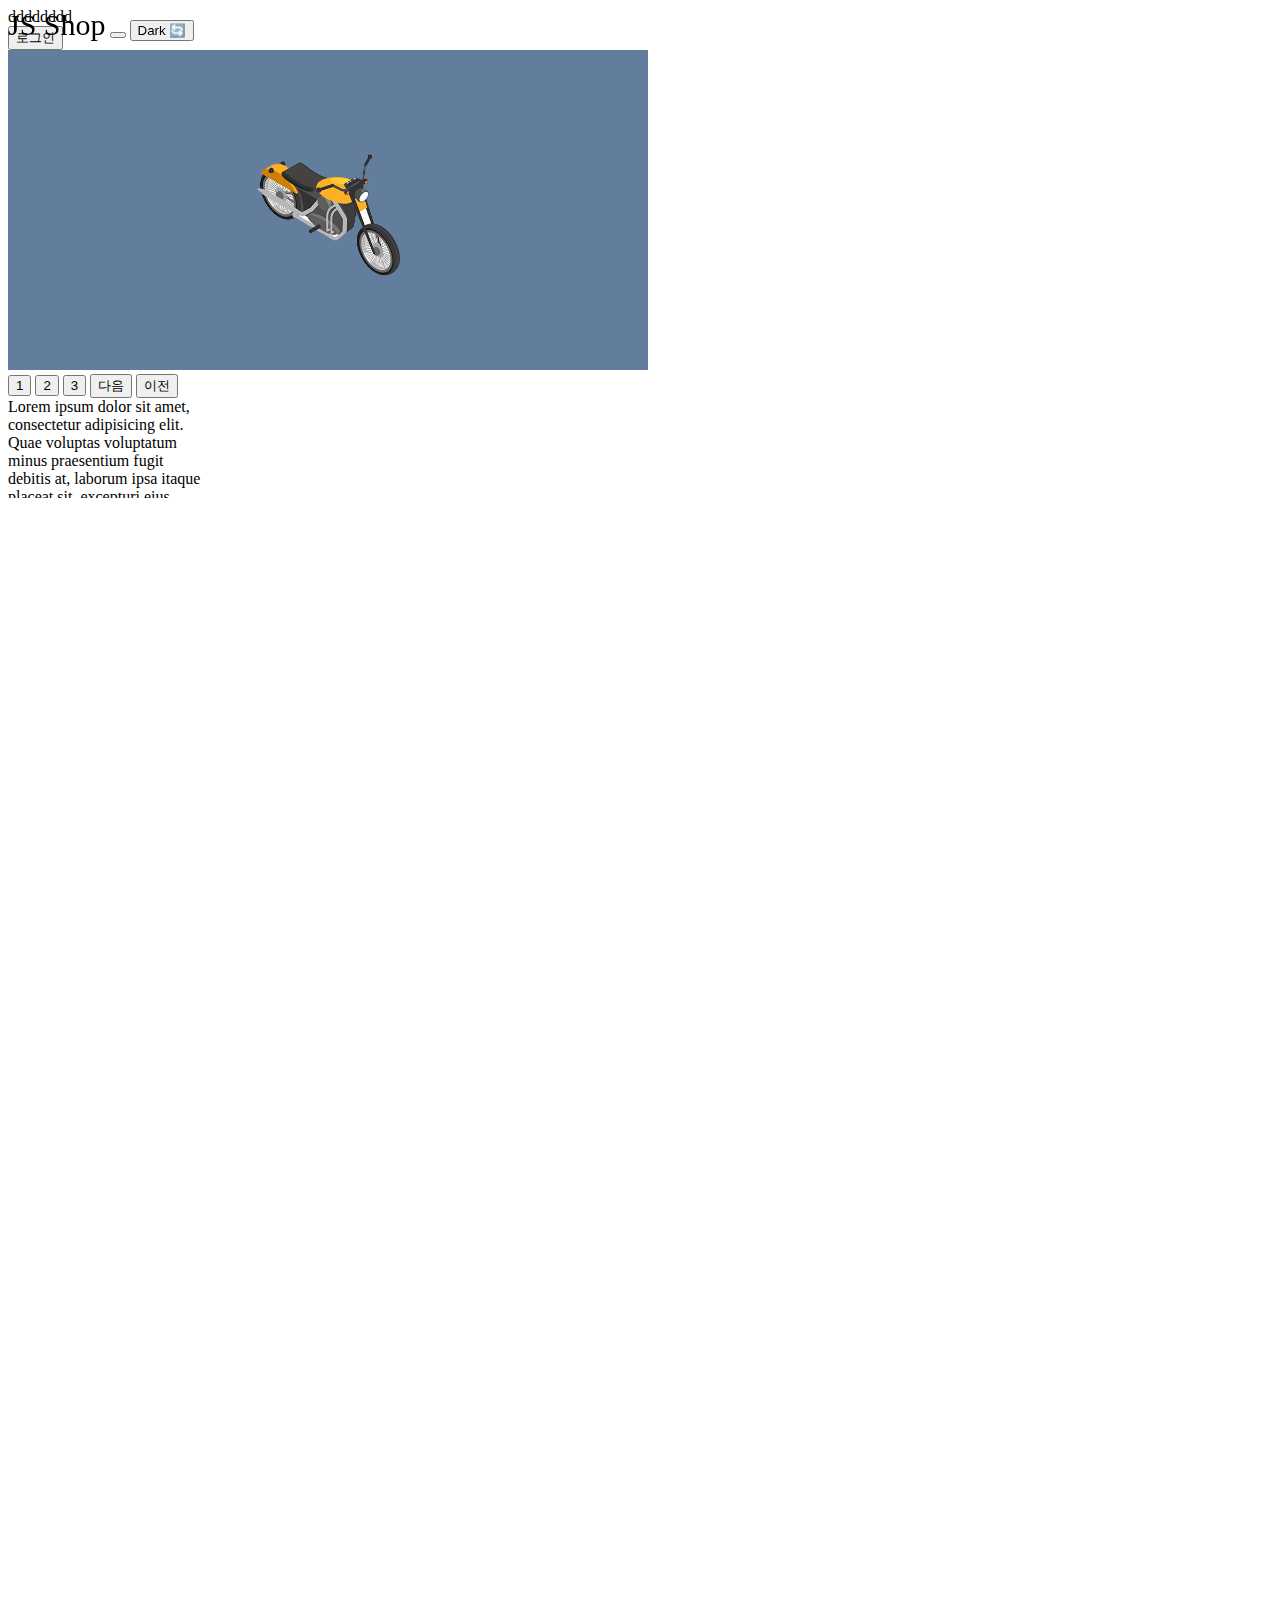
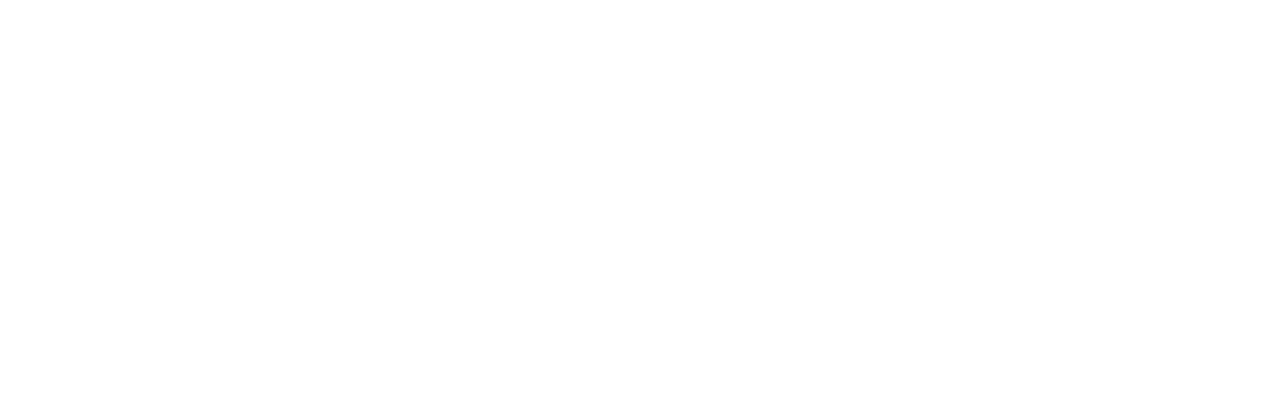
<file: js/index.html>
<!DOCTYPE html>
<html lang="en">
<head>
    <meta charset="UTF-8">
    <meta http-equiv="X-UA-Compatible" content="IE=edge">
    <meta name="viewport" content="width=device-width, initial-scale=1.0">
    <title>Document</title>
    <link href="https://cdn.jsdelivr.net/npm/bootstrap@5.3.0-alpha1/dist/css/bootstrap.min.css" rel="stylesheet" integrity="sha384-GLhlTQ8iRABdZLl6O3oVMWSktQOp6b7In1Zl3/Jr59b6EGGoI1aFkw7cmDA6j6gD" crossorigin="anonymous">
    <link rel="stylesheet" href="main.css">
    <script src="https://code.jquery.com/jquery-3.6.3.min.js" integrity="sha256-pvPw+upLPUjgMXY0G+8O0xUf+/Im1MZjXxxgOcBQBXU=" crossorigin="anonymous"></script>
</head>
<body>

    <nav class="navbar navbar-light bg-light">
        <div class="container-fluid">
            <span class="navbar-brand">JS Shop</span>
            <button class="navbar-toggler" type="button">
            <span class="navbar-toggler-icon"></span>
            </button>
            <button class="badge bg-dark">Dark 🔄</button>
        </div>
    </nav> 

    <div id = 'progress-bar'>dddddddd</div>

    <script>
        window.addEventListener('scroll', function(){
            
            if(window.scrollY >= 100){
                $('.navbar-brand').css('font-size', '20px');
            }else if(window.scrollY < 100){
                $('.navbar-brand').css('font-size', '30px');
            }
        });

    </script>





    <ul class="list-group">
        <li class="list-group-item">An item</li>
        <li class="list-group-item">A second item</li>
        <li class="list-group-item">A third item</li>
        <li class="list-group-item">A fourth item</li>
        <li class="list-group-item">And a fifth one</li>
    </ul>

    <button id="login">로그인</button>



    <div class="black-bg">
        <div class="white-bg">
          <h4>로그인하세요</h4>
          <form action="success.html">
            <div class="my-3">
              <input type="text" class="form-control" id="email">
             </div>
             <div class="my-3">
               <input type="password" class="form-control" id="pw">
             </div>
             <button type="submit" class="btn btn-primary" id="send">전송</button>
             <button type="button" class="btn btn-danger" id="close">닫기</button>
          </form> 
        </div>
    </div> 

    <script>
        $('.black-bg').on('click', function(e){
            console.log(e.target);
            console.log(document.querySelector('.black-bg'));
            if(e.target == document.querySelector('.black-bg')){
                document.querySelector('.black-bg').classList.remove('modal');
            }
        })
    </script>


    <div style="overflow: hidden">
        <div class="slide-container">
          <div class="slide-box">
            <img src="car1.png">
          </div>
          <div class="slide-box">
            <img src="car2.png">
          </div>
          <div class="slide-box">
            <img src="car3.png">
          </div>
        </div>
     </div> 

     <button class="slide-1">1</button>
     <button class="slide-2">2</button>
     <button class="slide-3">3</button>
     <button class="next">다음</button>
     <button class="previous">이전</button>


    <div class="lorem" style="width: 200px; height: 100px; overflow-y: scroll">
        Lorem ipsum dolor sit amet, consectetur adipisicing elit. Quae voluptas voluptatum minus praesentium fugit debitis at, laborum ipsa itaque placeat sit, excepturi eius. Nostrum perspiciatis, eligendi quae consectetur praesentium exercitationem.
    </div>

    <script>
        $('.lorem').on('scroll', function(){
            var 스크롤양 = document.querySelector('.lorem').scrollTop;
            var 실제높이 = document.querySelector('.lorem').scrollHeight;
            var 눈에보이는높이 = document.querySelector('.lorem').clientHeight;
            if((스크롤양 + 눈에보이는높이) >= 실제높이){
                alert('약관끝');
            }
        })


    </script>
     






     <div style="height: 1500px;"></div>
    <script>
        var current = 1;
        $('.next').on('click',function(){
            if(current == 1){
                $('.slide-container').css('transform', 'translateX(-100vw)');
                current++;
            }else if(current == 2){
                $('.slide-container').css('transform', 'translateX(-200vw)');
                current++;
            }
                        
        });

        
        $('.previous').on('click',function(){
            if(current == 2){
                $('.slide-container').css('transform', 'translateX(0vw)');
                current--;
            }else if(current == 3){
                $('.slide-container').css('transform', 'translateX(-100vw)');
                current--;
            }
            
            
        });

        $('.slide-1').on('click', function() {
            $('.slide-container').css('transform', 'translateX(0vw)');
            current = 1;
        });

        $('.slide-2').on('click', function() {
            $('.slide-container').css('transform', 'translateX(-100vw)');
            current = 2;
        });
        $('.slide-3').on('click', function() {
            $('.slide-container').css('transform', 'translateX(-200vw)');
            current = 3;
        });





        var count = 0;
        
        $('.badge').on('click',function(){
            
            count++;
            if(count % 2 == 1){
                $('.badge').html('Light 🔄');
            }else{
                $('.badge').html('Dark 🔄');
            }
        });


        function threeSixNine(a){
            if(a % 3 == 0 && a % 9 == 0){
                console.log('박수박수');
            }
            else if(a % 3 == 0){
                console.log('박수')
            }
            else{
                console.log('통과');
            }
        }


        function exam(base, law){
            if(base >= 40 && law >= 40 && base+law >= 120){
                console.log('pass');
            }else if(base <= 40 || law <= 40 || base+law <= 120){
                console.log('fail');
            }
            // if(isNaN(base) || isNaN(law)){
            //     alert('don\'t joke');
            // }
        }





        
        
        $('form').on('submit', function(e){
            var value = $('#email').val();
            if ($('#email').val() == '') {
                e.preventDefault();
                alert('아이디 입력하쇼');
            } 
            if(!/\S+@\S+\.\S+/.test(value)){
                alert('이메일 아님');
                e.preventDefault();
                
            }

            if (document.getElementById('pw').value == ''){
                e.preventDefault();
                alert('비번 입력하쇼')
            }
            if(!/[A-Z]/.test(value)){
                e.preventDefault();
                alert('비번에 대문자 입력하쇼');
            }

            var length = document.getElementById('pw').value.length;
            if (length < 6){
                e.preventDefault();
                alert('왜케 비번이 짧음?')
            }


        });

        document.getElementById('email').addEventListener('change',function(){

        });



        $('.navbar-toggler').on('click', 
        function(){
            $('.list-group').toggleClass('show');
        });

        $('#login').on('click', function(){
            $('.black-bg').addClass('modal');
        });

        $('#close').on('click', function(){
            $('.black-bg').css('display', 'none');
        });



    </script>





<script src="https://cdn.jsdelivr.net/npm/bootstrap@5.3.0-alpha1/dist/js/bootstrap.bundle.min.js" integrity="sha384-w76AqPfDkMBDXo30jS1Sgez6pr3x5MlQ1ZAGC+nuZB+EYdgRZgiwxhTBTkF7CXvN" crossorigin="anonymous"></script>
</body>
</html>
</file>
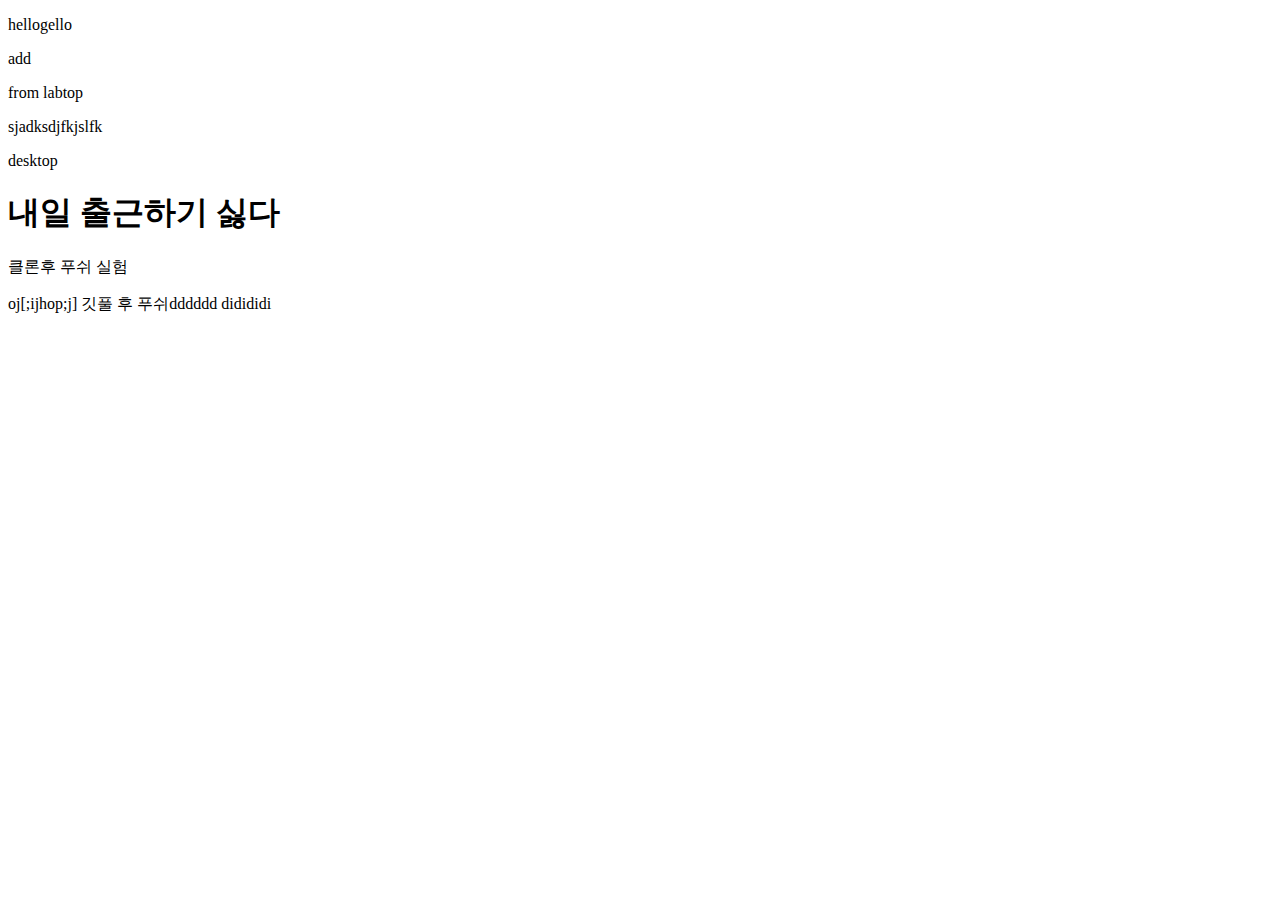
<file: test.html>
<!DOCTYPE html>
<html lang="en">
<head>
    <meta charset="UTF-8">
    <meta http-equiv="X-UA-Compatible" content="IE=edge">
    <meta name="viewport" content="width=device-width, initial-scale=1.0">
    <title>Document</title>
</head>
<body>
    <p>hellogello</p>
    <p>add</p>
    <p>from labtop</p>
    <p>sjadksdjfkjslfk</p>
    <p>desktop</p>
    <h1>내일 출근하기 싫다</h1>
    <p>클론후 푸쉬 실험</p>
    oj[;ijhop;j]
    깃풀 후 푸쉬dddddd
    didididi
</body>
</html>
</file>
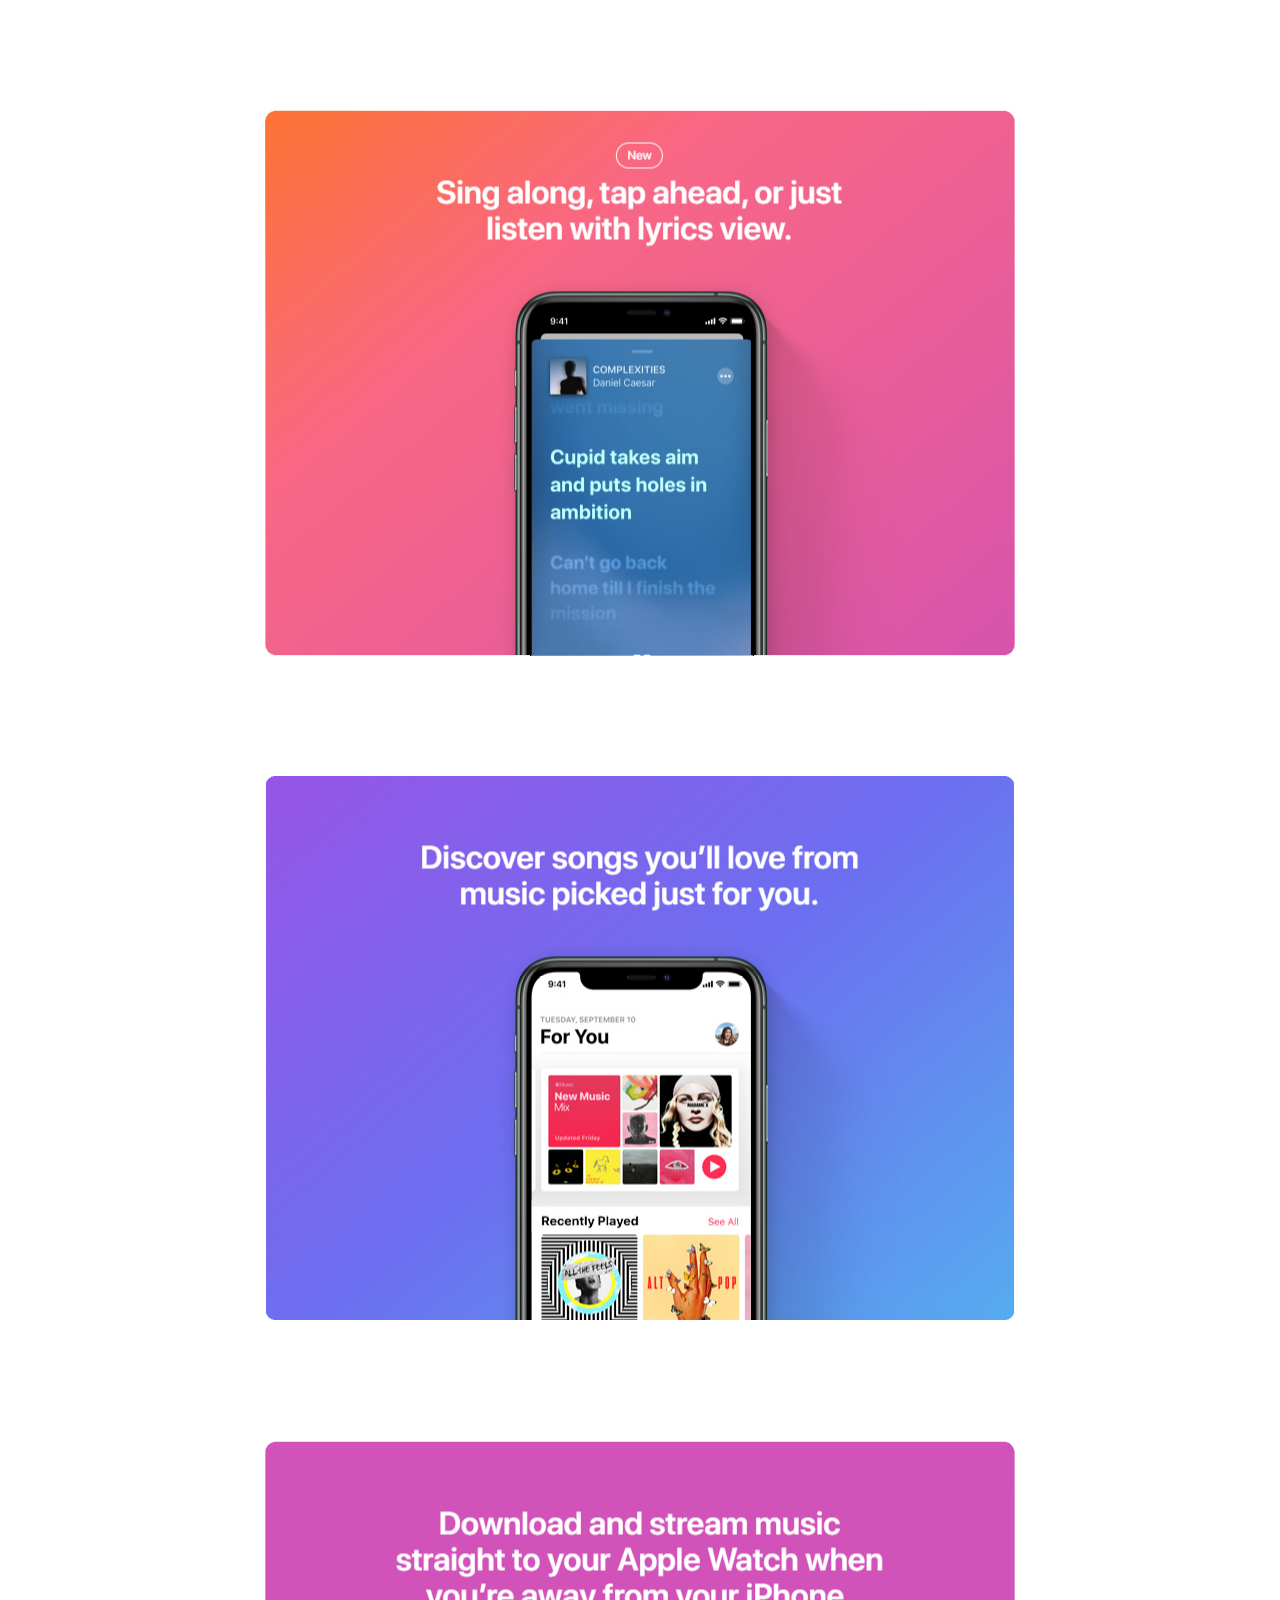
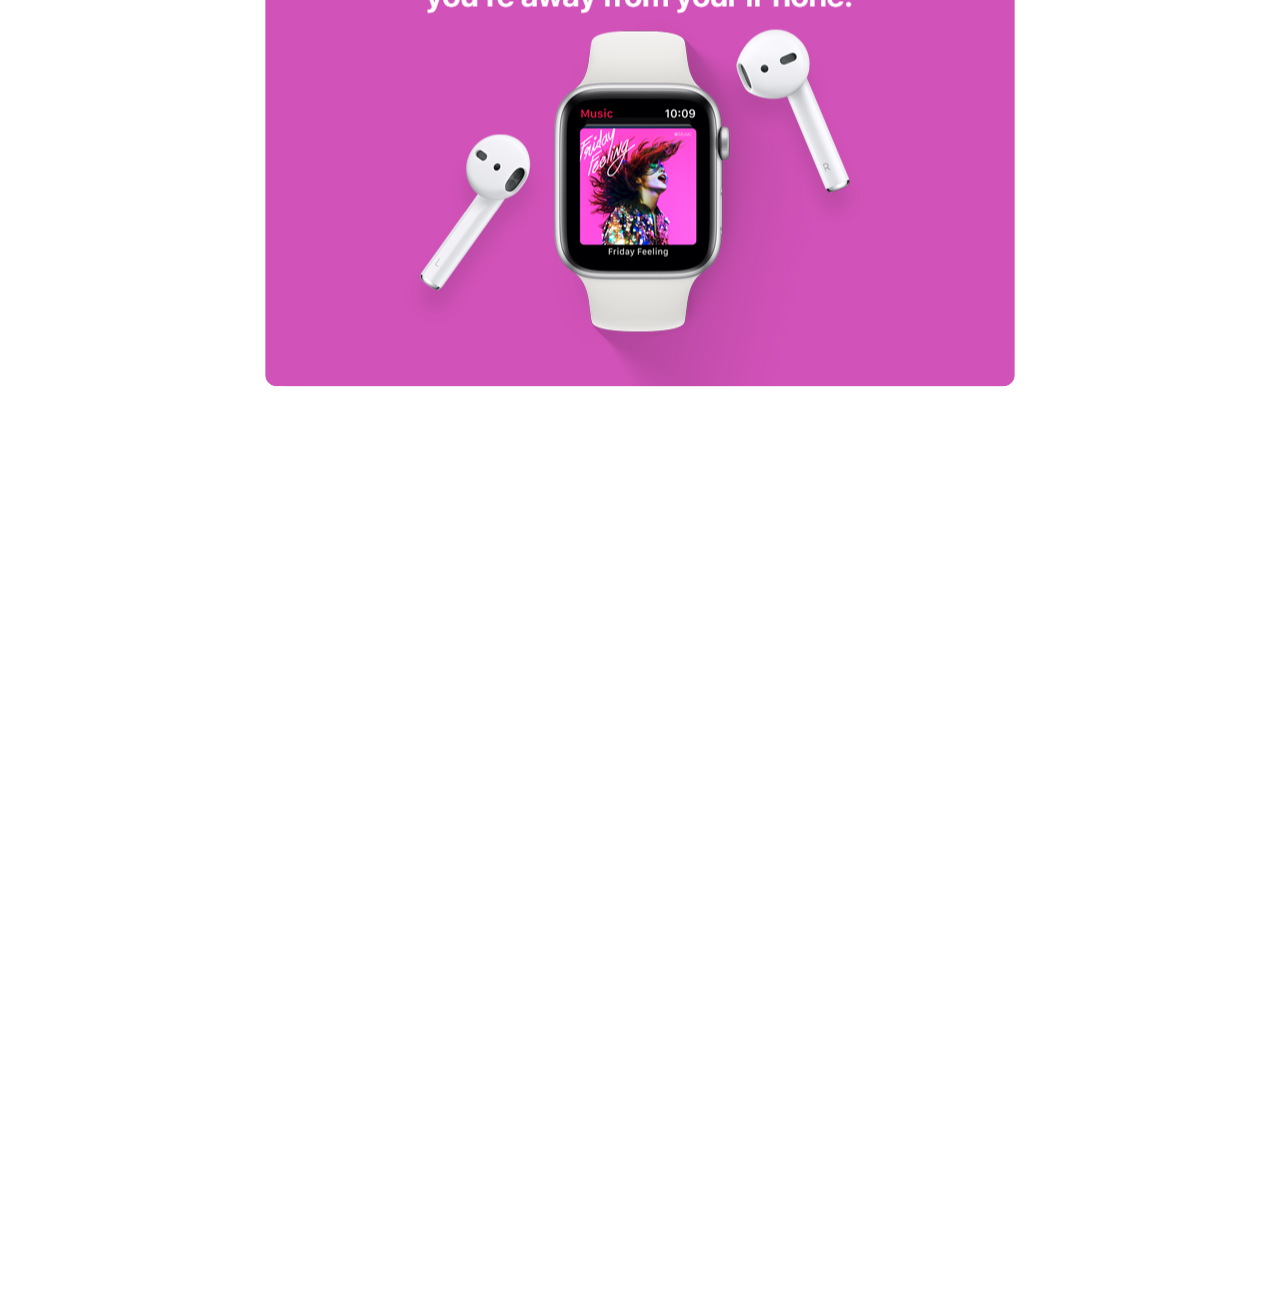
<file: js/card.html>
<!DOCTYPE html>
<html lang="en">
<head>
    <meta charset="UTF-8">
    <meta http-equiv="X-UA-Compatible" content="IE=edge">
    <meta name="viewport" content="width=device-width, initial-scale=1.0">
    <script src="https://code.jquery.com/jquery-3.6.3.min.js" integrity="sha256-pvPw+upLPUjgMXY0G+8O0xUf+/Im1MZjXxxgOcBQBXU=" crossorigin="anonymous"></script>
    <link href="main_card.css" rel="stylesheet">
    <title>Document</title>
</head>
<body>
    
    <div class="card-background">
        
        <div class="card-box">
            <img src="card1.png">
        </div>
        <div class="card-box">
            <img src="card2.png">
        </div>
        <div class="card-box">
            <img src="card3.png">
        </div>

    </div>

    <script>

        $(window).scroll(function(){ // when I scroll this function works
            var height = $(window).scrollTop(); // height of scroll
            console.log(height);
            var y = (-1/530) * height + 665/530; //135 opacity: 1; 665 opacity: 0;
            $(".card-box").eq(0).css('opacity', y);
            var x = (-1/5300) * height + 5301/5300;
            $(".card-box").eq(0).css('transform', `scale(${x})`);

            var z = (-1/560) * height + 1360/560; //800 opacity: 1; 1360 opacity: 0;
            $(".card-box").eq(1).css('opacity', z);
            var w = (-1/5600) * height + 6400/5600;
            $(".card-box").eq(1).css('transform', `scale(${w})`);

        });

       


    </script>

</body>
</html>
</file>
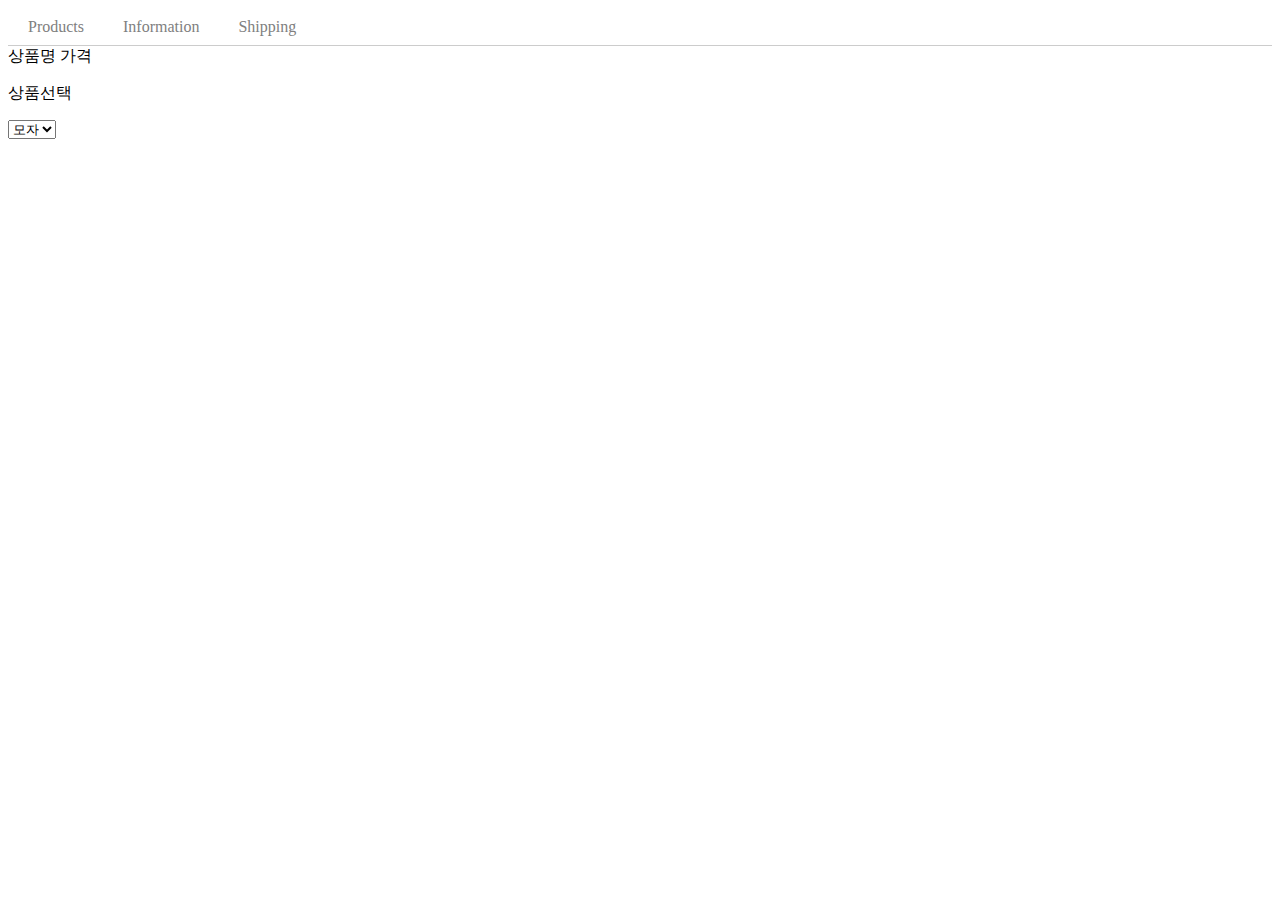
<file: js/detail.html>
<!DOCTYPE html>
<html lang="en">
<head>
    <meta charset="UTF-8">
    <meta http-equiv="X-UA-Compatible" content="IE=edge">
    <meta name="viewport" content="width=device-width, initial-scale=1.0">
    <title>Document</title>
    <link href="https://cdn.jsdelivr.net/npm/bootstrap@5.3.0-alpha1/dist/css/bootstrap.min.css" rel="stylesheet" integrity="sha384-GLhlTQ8iRABdZLl6O3oVMWSktQOp6b7In1Zl3/Jr59b6EGGoI1aFkw7cmDA6j6gD" crossorigin="anonymous">
    <link rel="stylesheet" href="main.css">
    <script src="https://code.jquery.com/jquery-3.6.3.min.js" integrity="sha256-pvPw+upLPUjgMXY0G+8O0xUf+/Im1MZjXxxgOcBQBXU=" crossorigin="anonymous"></script>
</head>
<body>
    <style>
        ul.list {
          list-style-type: none;
          margin: 0;
          padding: 0;
          border-bottom: 1px solid #ccc;
        }
        ul.list::after {
          content: '';
          display: block;
          clear: both;
        }
        .tab-button {
          display: block;
          padding: 10px 20px 10px 20px;
          float: left;
          margin-right: -1px;
          margin-bottom: -1px;
          color: grey;
          text-decoration: none;
          cursor: pointer;
        }
        .orange {
          border-top: 2px solid orange;
          border-right: 1px solid #ccc;
          border-bottom: 1px solid white;
          border-left: 1px solid #ccc;
          color: black;
          margin-top: -2px;
        }
        .tab-content {
          display: none;
          padding: 10px;
        }
        .show {
          display: block;
        }
      </style>
      
      <div class="container mt-5">
        <ul class="list">
          <li class="tab-button">Products</li>
          <li class="tab-button">Information</li>
          <li class="tab-button">Shipping</li>
        </ul>
        <div class="tab-content">
          <p>상품설명입니다. Product</p>
        </div>
        <div class="tab-content">
          <p>스펙설명입니다. Information</p>
        </div>
        <div class="tab-content">
          <p>배송정보입니다. Shipping</p>
        </div>
      </div> 

      <div class="container mt-3">
        <div class="card p-3">
          <span id="name">상품명</span>
          <span id="price">가격</span>
        </div>
      </div> 

      <form class="container my-5 form-group">
        <p>상품선택</p>
        <select class="form-select mt-2">
          <option>모자</option>
          <option>셔츠</option>
          <option>바지</option>
        </select>
        <select class="form-select mt-2 form-hide">

        </select>
    </form>

    <div id="test">


    </div>

      <script src="tab.js"></script>






<script src="https://cdn.jsdelivr.net/npm/bootstrap@5.3.0-alpha1/dist/js/bootstrap.bundle.min.js" integrity="sha384-w76AqPfDkMBDXo30jS1Sgez6pr3x5MlQ1ZAGC+nuZB+EYdgRZgiwxhTBTkF7CXvN" crossorigin="anonymous"></script>
</body>
</html>
</file>
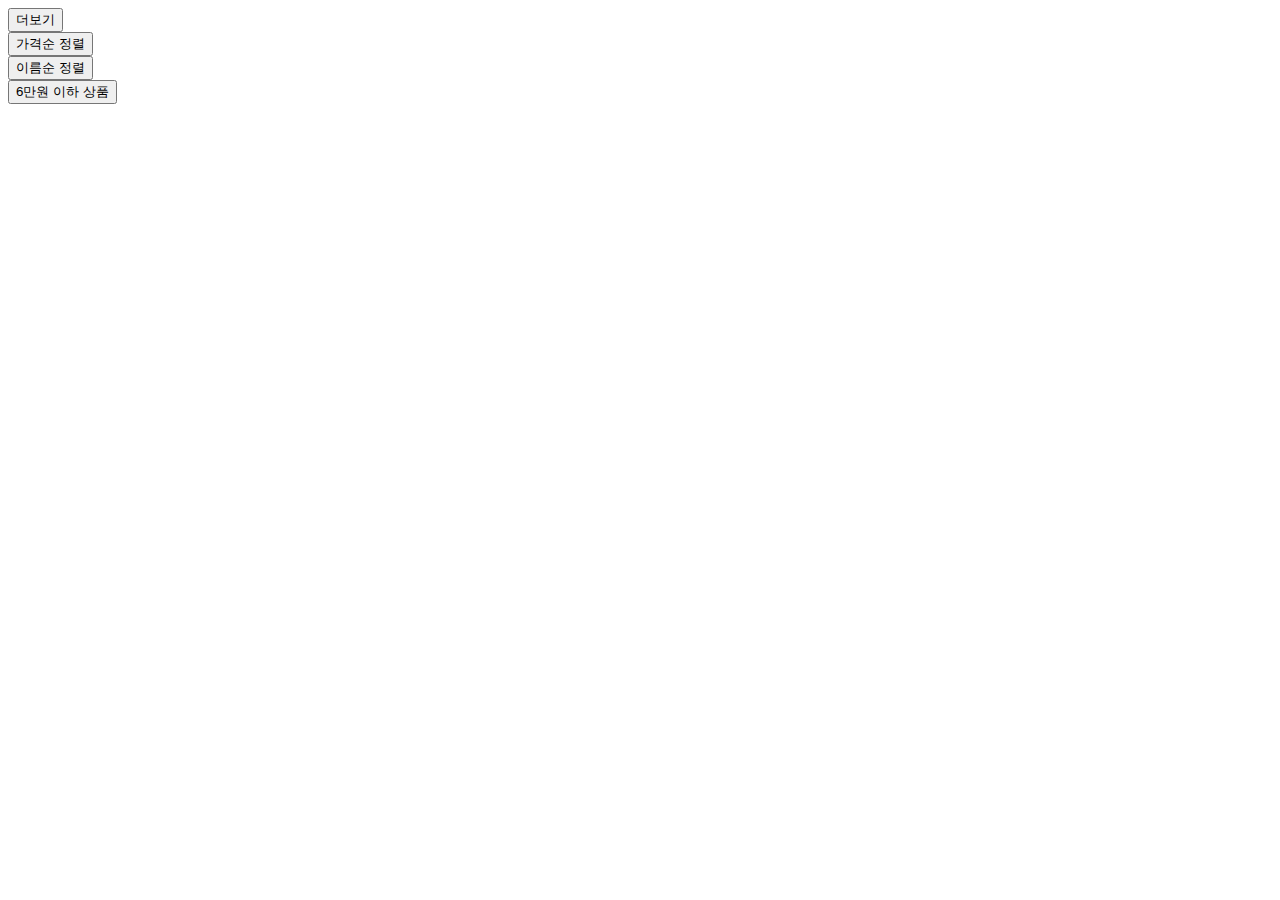
<file: js/list.html>
<!DOCTYPE html>
<html lang="en">
<head>
    <meta charset="UTF-8">
    <meta http-equiv="X-UA-Compatible" content="IE=edge">
    <meta name="viewport" content="width=device-width, initial-scale=1.0">
    <title>Document</title>
    <link href="https://cdn.jsdelivr.net/npm/bootstrap@5.3.0-alpha1/dist/css/bootstrap.min.css" rel="stylesheet" integrity="sha384-GLhlTQ8iRABdZLl6O3oVMWSktQOp6b7In1Zl3/Jr59b6EGGoI1aFkw7cmDA6j6gD" crossorigin="anonymous">
    <link rel="stylesheet" href="main.css">
    <script src="https://code.jquery.com/jquery-3.6.3.min.js" integrity="sha256-pvPw+upLPUjgMXY0G+8O0xUf+/Im1MZjXxxgOcBQBXU=" crossorigin="anonymous"></script>
</head>
<body>

  <div class="container">
    <div class="row">
    
    </div>
  </div> 
    
  <div class="container">
    <button class="btn btn-danger" id="more">더보기</button>
  </div>

  <div class="container my-3">
    <button class="btn btn-danger" id="price">가격순 정렬</button>
  </div>

  <div class="container my-3">
    <button class="btn btn-danger" id="name">이름순 정렬</button>
  </div>

  <div class="container my-3">
    <button class="btn btn-danger" id="under">6만원 이하 상품</button>
  </div>
      

      <script>

        var products = [
          { id : 0, price : 70000, title : 'Blossom Dress' },
          { id : 1, price : 50000, title : 'Springfield Shirt' },
          { id : 2, price : 60000, title : 'Black Monastery' }
        ];

        $('#name').click(function(){
            products.sort(function(a, b){
              if(a.title>b.title){
                return -1;
              }else{
                return 1;
              }  
          });

          $('.row').html('');
          
          products.forEach(function(a, i){
            var 템플릿 = 
            `<div class="col-sm-4">
            <img src="https://via.placeholder.com/600" class="w-100">
            <h5>${products[i].title}</h5>
            <p>가격 : ${a.price}</p>
            </div>`;
            $('.row').append(템플릿);
            });       
        });

        $('#under').click(function(){
            var lowPrice = products.filter(function(a){
              return a.price < 60000;
          });

          $('.row').html('');
          
          lowPrice.forEach(function(a, i){
            var 템플릿 = 
            `<div class="col-sm-4">
            <img src="https://via.placeholder.com/600" class="w-100">
            <h5>${lowPrice[i].title}</h5>
            <p>가격 : ${a.price}</p>
            </div>`;
            $('.row').append(템플릿);
            });       
        });
        
        

        $('#price').click(function(){
            products.sort(function(a, b){
              return a.price - b.price;
          });

          $('.row').html('');
          
          products.forEach(function(a, i){
            var 템플릿 = 
            `<div class="col-sm-4">
            <img src="https://via.placeholder.com/600" class="w-100">
            <h5>${products[i].title}</h5>
            <p>가격 : ${a.price}</p>
            </div>`;
            $('.row').append(템플릿);
            });       
        });


        products.forEach(function(a, i){

          var 템플릿 = 
          `<div class="col-sm-4">
              <img src="https://via.placeholder.com/600" class="w-100">
              <h5>${products[i].title}</h5>
              <p>가격 : ${a.price}</p>
              <button class="buy">구매</button>
          </div>`;
          $('.row').append(템플릿);

        });
        $('.buy').click(function(e){
            var title = $(e.target).siblings('h5').text();
            console.log(title);
            if(localStorage.getItem('cart') != null){
              var 꺼낸거 = JSON.parse(localStorage.getItem('cart'));              
              꺼낸거.push(title);
              localStorage.setItem('cart', JSON.stringify(꺼낸거));
            }else{
              localStorage.setItem('cart', JSON.stringify([title]));
            }

        })
        
        

        // var arr = [1,2,3];

        // var newarr = JSON.stringify(arr);

        // localStorage.setItem('cart', newarr);
        // var 꺼낸거 = localStorage.getItem('cart');
        // var 다시어레이 = JSON.parse(꺼낸거);
        // console.log(다시어레이[1]);
        // localStorage.removeItem('cart');
        



      </script>




  <script>

  var count = 0;

    $('#more').on('click', function(){
      if(count < 1){
        $.get('https://codingapple1.github.io/js/more1.json')
          .done(function(data){
            //console.log(data);
            data.forEach(function(a, i){
              var 템플릿 = 
              `<div class="col-sm-4">
              <img src="https://via.placeholder.com/600" class="w-100">
              <h5>${a.title}</h5>
              <p>가격 : ${a.price}</p>
              </div>`;
              $('.row').append(템플릿);
              });
            })
          }
        

        if(count >= 1){
        $.get('https://codingapple1.github.io/js/more2.json')
          .done(function(data){
            //console.log(data);
            data.forEach(function(a, i){
              var 템플릿 = 
              `<div class="col-sm-4">
              <img src="https://via.placeholder.com/600" class="w-100">
              <h5>${a.title}</h5>
              <p>가격 : ${a.price}</p>
              </div>`;
              $('.row').append(템플릿);
              });
            })
            $('button').remove('#more');
        }
        count++;
        
    })
  
 
  

  </script>





<script src="https://cdn.jsdelivr.net/npm/bootstrap@5.3.0-alpha1/dist/js/bootstrap.bundle.min.js" integrity="sha384-w76AqPfDkMBDXo30jS1Sgez6pr3x5MlQ1ZAGC+nuZB+EYdgRZgiwxhTBTkF7CXvN" crossorigin="anonymous"></script>
</body>
</html>
</file>
<file: js/main.css>
.navbar{
    position: fixed;
    width: 100%;
    z-index: 5;
}



.navbar-brand{
    font-size : 30px;
    transition: all 1s;
}


.slide-container {
    width: 300vw;
    transition: all 1s;
    
}
.slide-box {
    width: 100vw;
    float: left;
    height: 25%;
}
.slide-box img {
    width: 50%;
    
} 

.slide-container {
    width: 300vw;
    transition: all 1s;
    transform: translateX(-100vw);
} 




.alert{
    display: block;
}


.list-group{
    display: none;
}

.show{
    display: block;
}



.black-bg {
    width : 100%;
    height : 100%;
    position : fixed;
    background : rgba(0,0,0,0.5);
    z-index : 5;
    padding: 30px;
    display: none;
  }
.white-bg {
    background: white;
    border-radius: 5px;
    padding: 30px;
} 

.modal{
    display: block;
}

.form-hide{
    display: none;
}
</file>
<file: js/main_card.css>
.card-background{
    height: 2500px;
    margin-top: 100px;
    margin-bottom: 300px;
}

.card-box img{
    display: block;
    margin: auto;
    max-width: 80%;
}

.card-box{
    position: sticky;
    top: 100px;
    margin-top: 100px;
    transition: 0.2s;
}
</file>
